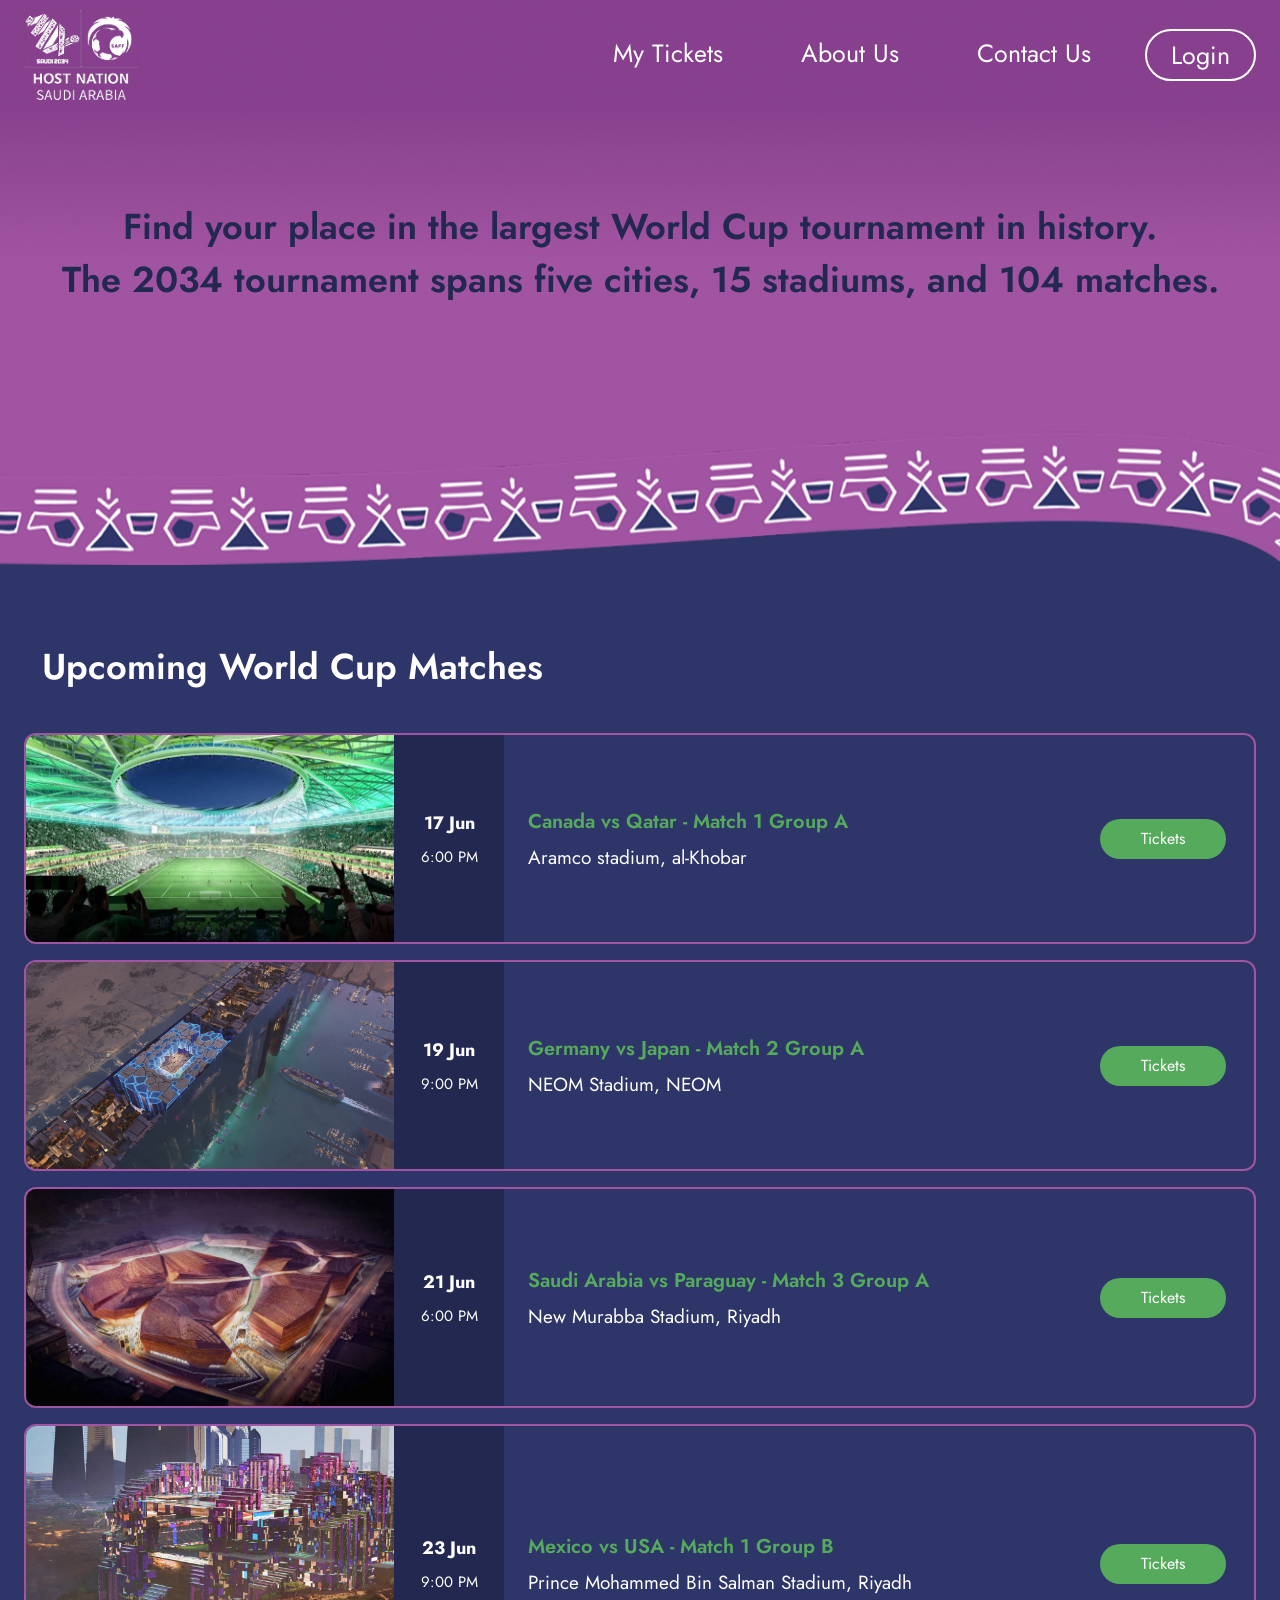
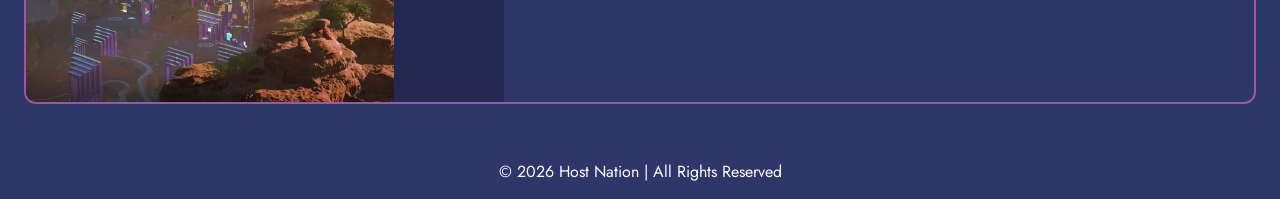
<file: html/index.html>
<!DOCTYPE html>
<html lang="en">
    <head>
        <meta charset="UTF-8">
        <meta name="viewport" content="width=device-width, initial-scale=1.0">
        <title>Home Page</title>
        <link rel="icon" type="image/x-icon" href="/media/icon1.png">
        <link rel="preconnect" href="https://fonts.googleapis.com">
        <link rel="preconnect" href="https://fonts.gstatic.com" crossorigin="">
        <link href="https://fonts.googleapis.com/css2?family=Jost:ital,wght@0,100..900;1,100..900&display=swap" rel="stylesheet">
        <link rel="stylesheet" href="/css/homePageStyle.css">
    </head>
    <body>

        <div id="headerSection">
            <header>
                <a href="index.html">
                    <img src="/media/MainLogo.png" alt="Saudi World Cup logo" id="mainLogo">
                </a>
                <button id="burgerButton">
                    <span></span>
                    <span></span>
                    <span></span>
                </button>
                <nav aria-label="Main navigation">
                    <ul id="navMenu">
                        <li><a href="MyTickets.html">My Tickets</a></li>
                        <li><a href="about-us.html">About Us</a></li>
                        <li><a href="contact.html">Contact Us</a></li>
                        <li><a href="login.html" id="loginBorder">Login</a></li>
                    </ul>
                </nav>
            </header>

            <section class="homePageParagraph">
                <h1>
                    Find your place in the largest World Cup tournament in history.
                    <br>The 2034 tournament spans five cities, 15 stadiums, and 104 matches.
                </h1>
            </section>
        </div>

        <main>
            <section id="ticketsSection">
                <h2>Upcoming World Cup Matches</h2>
                <div class="ticketCard">
                    <img src="/media/aramcost.png" class="ticketImg"  alt="Aramco Stadium">
                    <div class="ticketInfo">
                    <div class="ticketSide">
                        <time datetime="2034-06-17" class="day">17 Jun</time>
                        
                        <time datetime="18:00" class="time">6:00 PM</time>
                    </div>
                    <div class="ticketRightSide">
                        <h3>Canada vs Qatar - Match 1 Group A</h3>
                      <p>Aramco stadium, al-Khobar</p>
                    
                    </div>
                    <a href="booking.html" class="TicBtn">Tickets</a>
                    </div>
                    
                    
                </div>
                <div class="ticketCard">
                    <img src="/media/Neomst.png" class="ticketImg"  alt="NEOM Stadium">
                    <div class="ticketInfo">
                    <div class="ticketSide">
                        <time datetime="2034-06-19" class="day">19 Jun</time>
                        
                        <time datetime="18:00" class="time">9:00 PM</time>
                    </div>
                    <div class="ticketRightSide">
                        <h3>Germany vs Japan - Match 2 Group A</h3>
                      <p>NEOM Stadium, NEOM</p>
                    
                    </div>
                    <a href="#" class="TicBtn">Tickets</a>
                    </div>
                </div>
                <div class="ticketCard">
                    <img src="/media/NewMurabbaStadium.jpg" class="ticketImg"  alt="New Murabba Stadium Stadium">
                    <div class="ticketInfo">
                    <div class="ticketSide">
                        <time datetime="2034-06-21" class="day">21 Jun</time>
                        
                        <time datetime="18:00" class="time">6:00 PM</time>
                    </div>
                    <div class="ticketRightSide">
                        <h3>Saudi Arabia vs Paraguay - Match 3 Group A</h3>
                      <p>New Murabba Stadium, Riyadh </p>
                    
                    </div>
                    <a href="#" class="TicBtn">Tickets</a>
                    </div>
                </div>
                <div class="ticketCard">
                    <img src="/media/PrinceMohammedStadium.png" class="ticketImg"  alt="Prince Mohammed Bin Salman Stadium Stadium">
                    <div class="ticketInfo">
                    <div class="ticketSide">
                        <time datetime="2034-06-23" class="day">23 Jun</time>
                       
                        <time datetime="18:00" class="time">9:00 PM</time>
                    </div>
                    <div class="ticketRightSide">
                        <h3>Mexico vs USA - Match 1 Group B</h3>
                      <p>Prince Mohammed Bin Salman Stadium, Riyadh </p>
                    
                    </div>
                    <a href="#" class="TicBtn">Tickets</a>
                    </div>
                </div>
            </section>
        </main>
        <footer>
            <p>&copy; 2026 Host Nation | All Rights Reserved</p>
        </footer>

        <script src="/Js/script.js"></script>
    </body>
</html>
</file>
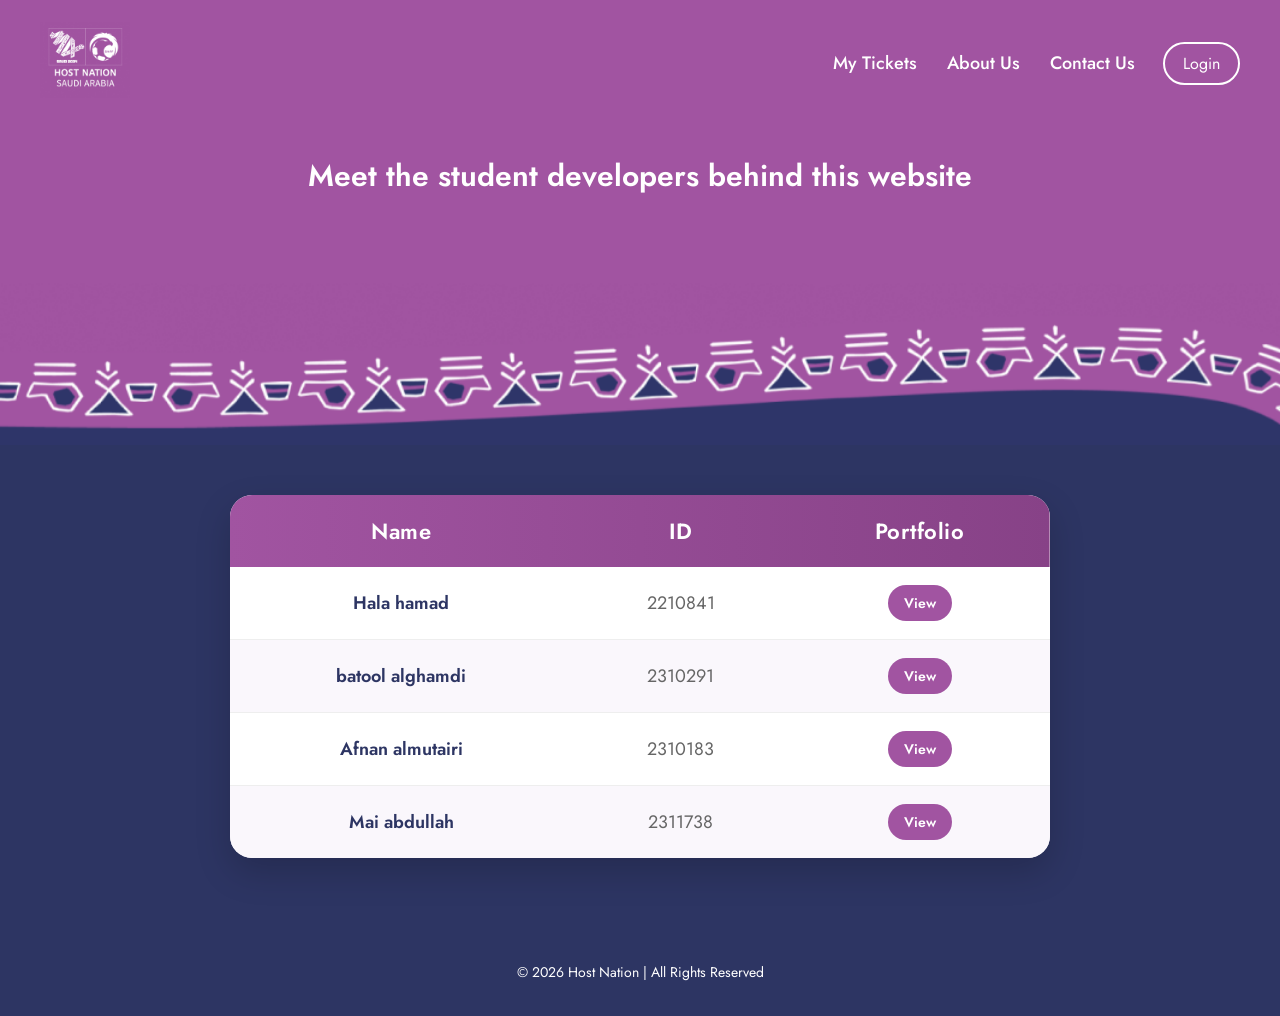
<file: html/about-us.html>
<!DOCTYPE html>
<html lang="en">
<head>
    <meta charset="UTF-8">
    <meta name="viewport" content="width=device-width, initial-scale=1.0">
    <title>About Us</title>
    <link rel="icon" type="image/x-icon" href="/media/icon1.png">
    
    <link rel="stylesheet" href="/css/aboutus-style.css">

    
    <link href="https://fonts.googleapis.com/css2?family=Jost:wght@400;500;600;700&display=swap" rel="stylesheet">
</head>
<body>

    <div class="about-container">

        
        <header class="top-section">
            <nav class="navbar">
                <div class="logo">
                    <a href="index.html"><img src="/media/logoCA.png" alt="Host Nation Logo" class="logo-img"></a>
                    
                </div>

                <div class="nav-right">
                    <ul class="nav-links">
                        <li><a href="MyTickets.html">My Tickets</a></li>
                        <li><a href="about-us.html">About Us</a></li>
                        <li><a href="contact.html">Contact Us</a></li>
                    </ul>

                    <a href="login.html" class="login-btn">Login</a>
                </div>
            </nav>

            <h1>Meet the student developers behind this website</h1>
        </header>

        
        <div class="divider">
            <img src="/media/patternCA.png" alt="divider pattern">
        </div>

        
        <main class="bottom-section">
            <table class="team-table">
                <thead>
                    <tr>
                        <th>Name</th>
                        <th>ID</th>
                        <th>Portfolio</th>
                    </tr>
                </thead>

                <tbody>
                    <tr>
                        <td>Hala hamad</td>
                        <td>2210841</td>
                        <td><a href="https://github.com/HalaSW5">View</a></td>
                    </tr>

                    <tr>
                        <td>batool alghamdi</td>
                        <td>2310291</td>
                        <td><a href="https://github.com/batool-creator">View</a></td>
                    </tr>

                    <tr>
                        <td>Afnan almutairi</td>
                        <td>2310183</td>
                        <td><a href="https://github.com/maybeAfnan">View</a></td>
                    </tr>

                    <tr>
                        <td>Mai abdullah</td>
                        <td>2311738</td>
                        <td><a href="https://www.linkedin.com/in/mai-abdullah-4658b2381?utm_source=share_via&utm_content=profile&utm_medium=member_ios">View</a></td>
                    </tr>
                </tbody>
            </table>
        </main>

        
        <footer>
            <p>© 2026 Host Nation | All Rights Reserved</p>
        </footer>

    </div>

</body>
</html>
</file>
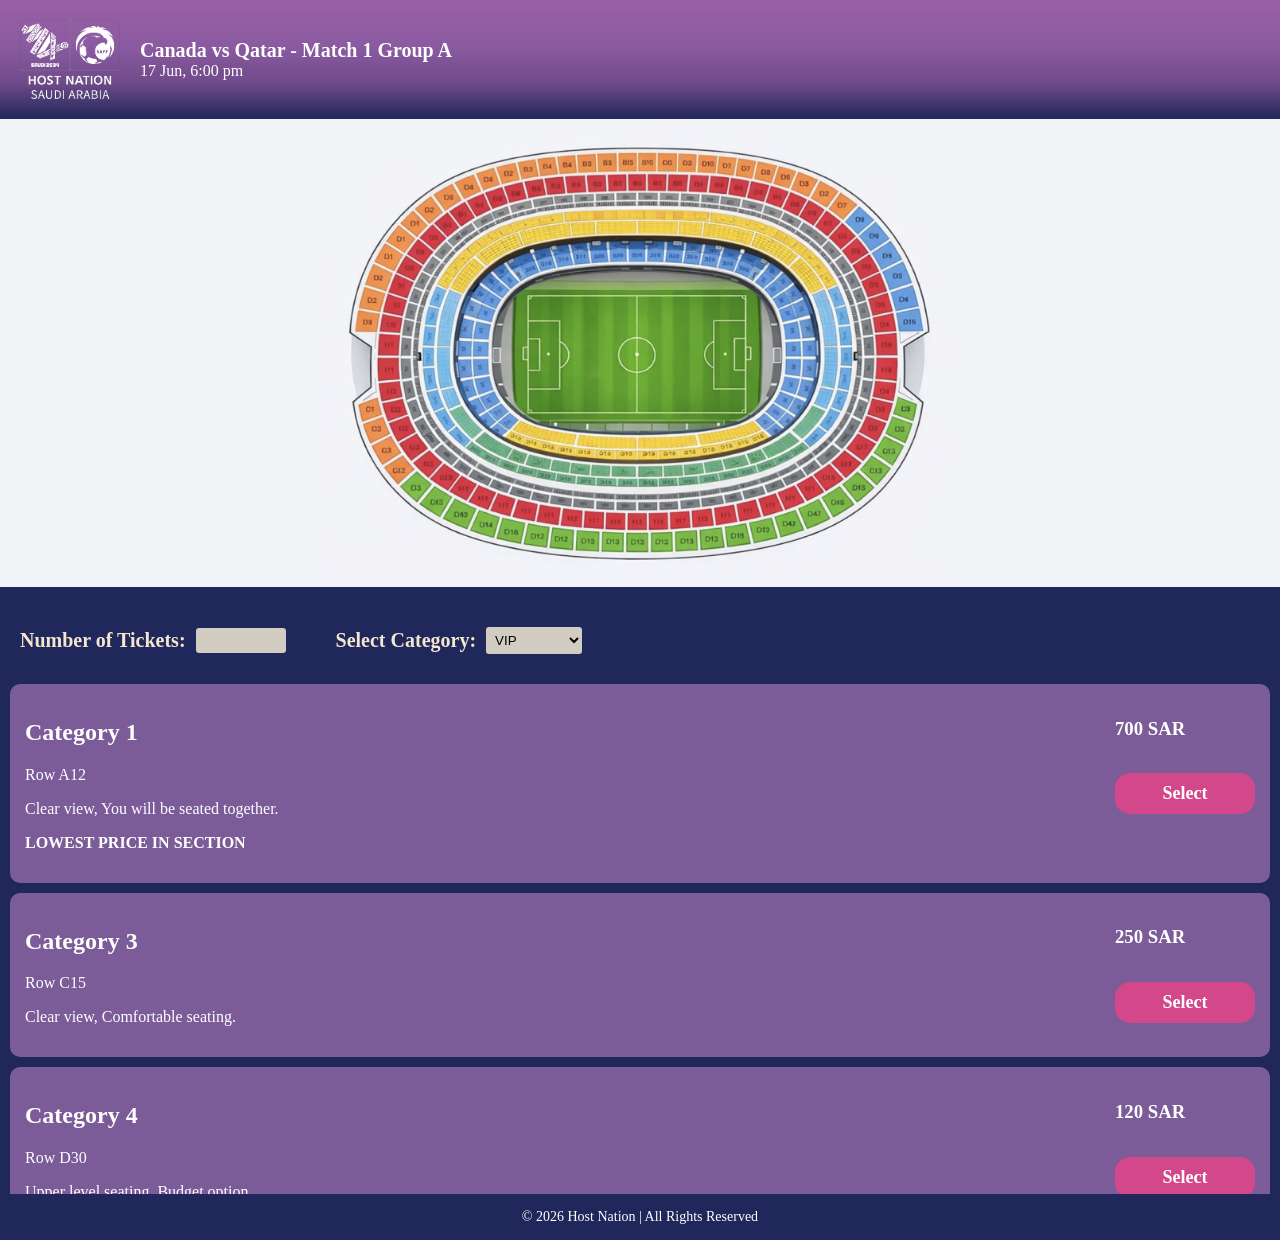
<file: html/booking.html>
<!DOCTYPE html>
<html lang="en">
<head>
    <meta charset="UTF-8">
    <meta name="viewport" content="width=device-width, initial-scale=1.0">
    <title>Booking Page</title>
    <link rel="stylesheet" href="/css/booking.css">
</head>
<body>

    <div class="booking-page">

        <header class="top-header">
    <div class="header-content">
        <img src="/media/logo-placeholder.png" class="logo" alt="logo">

        <div class="match-info">
            <h1>Canada vs Qatar - Match 1 Group A</h1>
            <p>17 Jun, 6:00 pm</p>
        </div>
    </div>
</header>

<div class="stadium-section">
    <img src="/media/stadium-map.png" class="stadium-map" alt="stadium map">
</div>

<div class="ticket-counter">
   



<form>

    <div class="row">
        <label>Number of Tickets:</label>
        <input type="number" min="1" max="10" class="small-input">

        <label class="second-label">Select Category:</label>
        <select>
            <option>VIP</option>
            <option>Category 1</option>
            <option>Category 2</option>
            <option>Category 3</option>
        </select>
    </div>

</form>

</div>






        <section class="tickets-section">

            <div class="tickets-scroll">

                <div class="ticket-card">
                    <div class="ticket-info">
                        <h2>Category 1</h2>
                        <p>Row A12</p>
                        <p>Clear view, You will be seated together.</p>
                        <p class="highlight">LOWEST PRICE IN SECTION</p>
                    </div>
                    <div class="ticket-action">
                        <h3>700 SAR</h3>
                        <a href="mytickets.html" class="select-btn">Select</a>
                    </div>
                </div>

                <div class="ticket-card">
                    <div class="ticket-info">
                        <h2>Category 3</h2>
                        <p>Row C15</p>
                        <p>Clear view, Comfortable seating.</p>
                    </div>
                    <div class="ticket-action">
                        <h3>250 SAR</h3>
                        <a href="mytickets.html" class="select-btn">Select</a>
                    </div>
                </div>

                <div class="ticket-card">
                    <div class="ticket-info">
                        <h2>Category 4</h2>
                        <p>Row D30</p>
                        <p>Upper level seating, Budget option.</p>
                    </div>
                    <div class="ticket-action">
                        <h3>120 SAR</h3>
                        <a href="mytickets.html" class="select-btn">Select</a>
                    </div>
                </div>

                <div class="ticket-card">
                    <div class="ticket-info">
                        <h2>VIP</h2>
                        <p>Front Row</p>
                        <p>Premium experience, Best view in the stadium.</p>
                    </div>
                    <div class="ticket-action">
                        <h3>1200 SAR</h3>
                        <a href="mytickets.html" class="select-btn">Select</a>
                    </div>
                </div>

                <div class="ticket-card">
                    <div class="ticket-info">
                        <h2>Category 2</h2>
                        <p>Row B24 | 2 Tickets</p>
                        <p>Great view, Seats are next to each other.</p>
                    </div>
                    <div class="ticket-action">
                        <h3>450 SAR</h3>
                        <a href="mytickets.html" class="select-btn">Select</a>
                    </div>
                </div>

                <div class="ticket-card">
                    <div class="ticket-info">
                        <h2>Category 1</h2>
                        <p>Row A8</p>
                        <p>Excellent view, Seats together.</p>
                        <p class="highlight">HIGH DEMAND</p>
                    </div>
                    <div class="ticket-action">
                        <h3>750 SAR</h3>
                        <a href="mytickets.html" class="select-btn">Select</a>
                    </div>
                </div>

                <div class="ticket-card">
                    <div class="ticket-info">
                        <h2>Category 2</h2>
                        <p>Row B14</p>
                        <p>Great view, Comfortable seating.</p>
                    </div>
                    <div class="ticket-action">
                        <h3>420 SAR</h3>
                        <a href="mytickets.html" class="select-btn">Select</a>
                    </div>
                </div>

                <div class="ticket-card">
                    <div class="ticket-info">
                        <h2>Category 3</h2>
                        <p>Row C10</p>
                        <p>Clear view, Good atmosphere.</p>
                    </div>
                    <div class="ticket-action">
                        <h3>230 SAR</h3>
                        <a href="mytickets.html" class="select-btn">Select</a>
                    </div>
                </div>

                <div class="ticket-card">
                    <div class="ticket-info">
                        <h2>Category 4</h2>
                        <p>Row D25</p>
                        <p>Upper level, Side seating.</p>
                    </div>
                    <div class="ticket-action">
                        <h3>110 SAR</h3>
                        <a href="mytickets.html" class="select-btn">Select</a>
                    </div>
                </div>

                <div class="ticket-card">
                    <div class="ticket-info">
                        <h2>VIP</h2>
                        <p>Front Row Left</p>
                        <p>Exclusive seats, Premium experience.</p>
                    </div>
                    <div class="ticket-action">
                        <h3>1350 SAR</h3>
                        <a href="mytickets.html" class="select-btn">Select</a>
                    </div>
                </div>

                <div class="ticket-card">
                    <div class="ticket-info">
                        <h2>Category 1</h2>
                        <p>Row A18</p>
                        <p>Clear central view, Seats together.</p>
                    </div>
                    <div class="ticket-action">
                        <h3>680 SAR</h3>
                        <a href="mytickets.html" class="select-btn">Select</a>
                    </div>
                </div>

                <div class="ticket-card">
                    <div class="ticket-info">
                        <h2>Category 2</h2>
                        <p>Row B30</p>
                        <p>Good view, Limited seats available.</p>
                    </div>
                    <div class="ticket-action">
                        <h3>400 SAR</h3>
                        <a href="mytickets.html" class="select-btn">Select</a>
                    </div>
                </div>

                <div class="ticket-card">
                    <div class="ticket-info">
                        <h2>Category 3</h2>
                        <p>Row C22</p>
                        <p>Standard view, Budget friendly.</p>
                    </div>
                    <div class="ticket-action">
                        <h3>210 SAR</h3>
                        <a href="MyTickets.html" class="select-btn">Select</a>
                    </div>
                </div>

            </div>
        </section>

    </div>
<footer class="footer">
    ©️ 2026 Host Nation | All Rights Reserved
</footer>

</body>
</html>
</file>
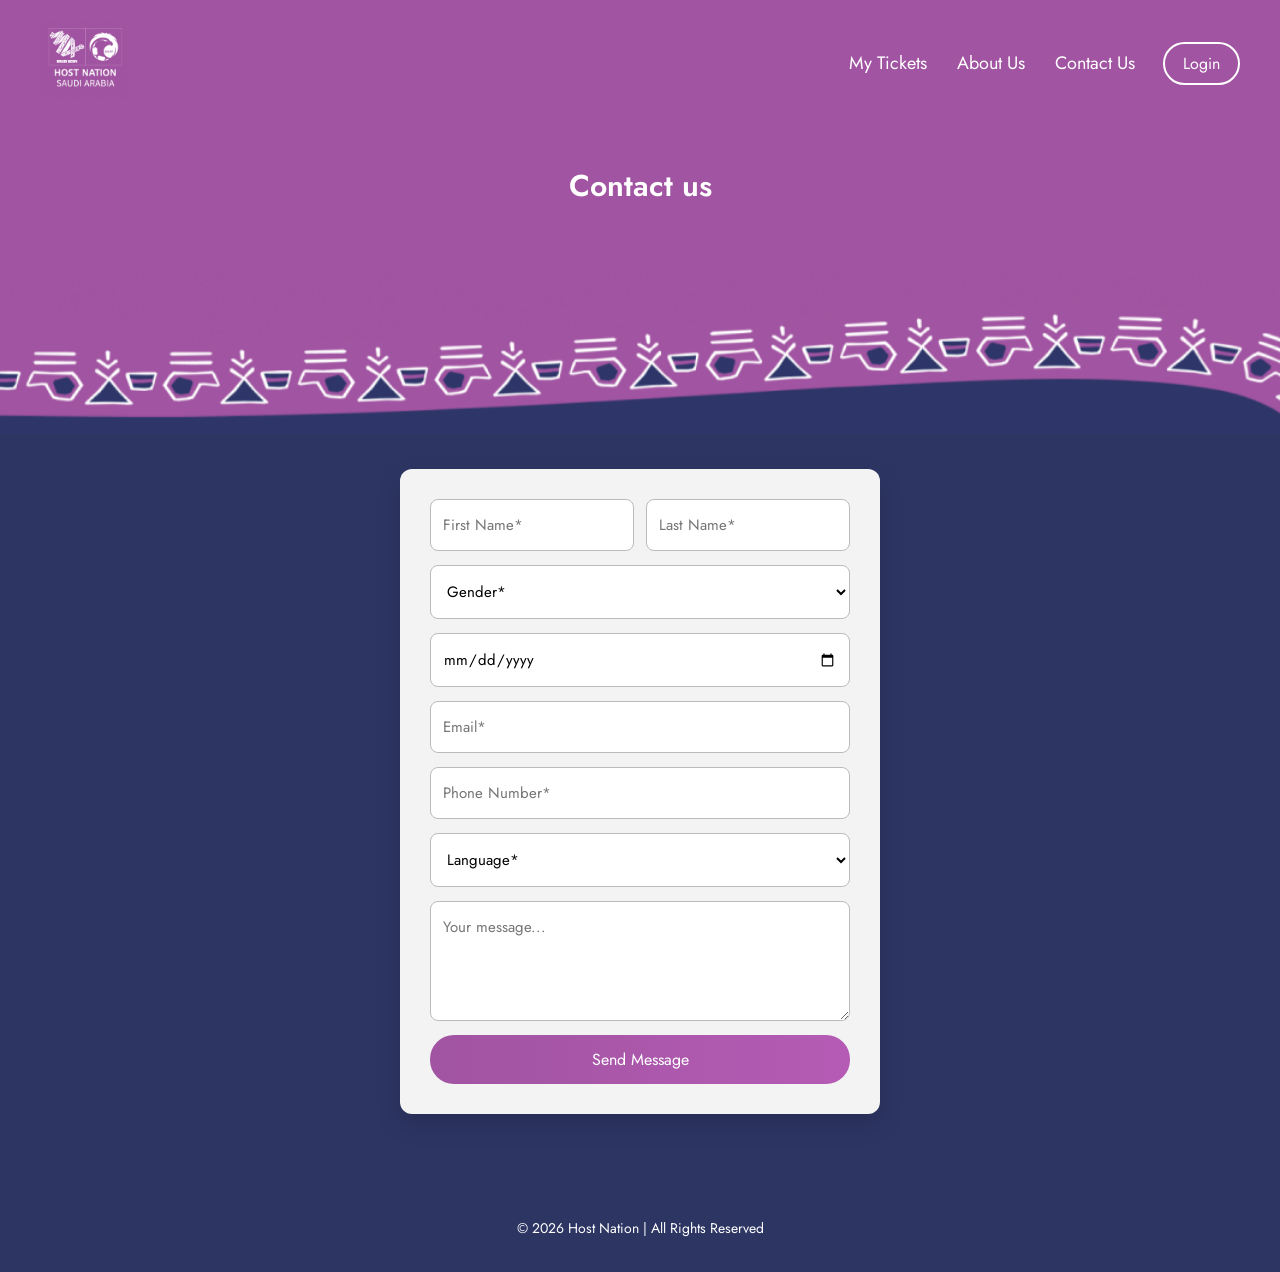
<file: html/contact.html>
<!DOCTYPE html>
<html lang="en">
<head>
    <meta charset="UTF-8">
    <meta name="viewport" content="width=device-width, initial-scale=1.0">
    <title>Contact Us</title>
    <link rel="icon" type="image/x-icon" href="/media/icon1.png">
    <link rel="stylesheet" href="/css/contact-style.css">
    <link href="https://fonts.googleapis.com/css2?family=Jost:wght@400;500;600;700&display=swap" rel="stylesheet">
</head>
<body>

    <div class="contact-container">

        
        <header class="top-section">
            <nav class="navbar">
                <div class="logo">
                   <a href="index.html"><img src="/media/logoCA.png" alt="Host Nation Logo" class="logo-img"></a> 
                </div>

                <div class="nav-right">
                    <ul class="nav-links">
                        <li><a href="MyTickets.html">My Tickets</a></li>
                        <li><a href="about-us.html">About Us</a></li>
                        <li><a href="contact.html">Contact Us</a></li>
                    </ul>

                    <a href="login.html" class="login-btn">Login</a>
                </div>
            </nav>

            <h1>Contact us</h1>
        </header>

        
        <div class="divider">
            <img src="/media/patternCA.png" alt="divider pattern">
        </div>

       
        <main class="bottom-section">
            <div class="form-box">
                <form action="#" method="post">

                    
                    <div class="row">
                        <input 
                            type="text" 
                            name="firstName" 
                            placeholder="First Name*" 
                            required 
                            maxlength="30"
                            pattern="[A-Za-z\s]{2,30}"
                            title="First name should contain only letters and spaces."
                        >

                        <input 
                            type="text" 
                            name="lastName" 
                            placeholder="Last Name*" 
                            required 
                            maxlength="30"
                            pattern="[A-Za-z\s]{2,30}"
                            title="Last name should contain only letters and spaces."
                        >
                    </div>

                    
                    <select name="gender" required>
                        <option value="" disabled selected>Gender*</option>
                        <option value="Male">Male</option>
                        <option value="Female">Female</option>
                    </select>

                    
                    <input 
                        type="date" 
                        name="dob" 
                        required
                    >

                    
                    <input 
                        type="email" 
                        name="email" 
                        placeholder="Email*" 
                        required
                    >

                    
                    <input 
                        type="tel" 
                        name="mobile" 
                        placeholder="Phone Number*" 
                        required
                        maxlength="10"
                        pattern="[0-9]{10}"
                        title="Phone number must be exactly 10 digits."
                    >

                    
                    <select name="language" required>
                        <option value="" disabled selected>Language*</option>
                        <option value="Arabic">Arabic</option>
                        <option value="English">English</option>
                        <option value="French">French</option>
                    </select>

                    
                    <textarea 
                        name="message" 
                        placeholder="Your message..." 
                        required
                        maxlength="300"
                    ></textarea>

                    
                    <button type="submit">Send Message</button>

                </form>
            </div>
        </main>

        
        <footer>
            <p>© 2026 Host Nation | All Rights Reserved</p>
        </footer>

    </div>

</body>
</html>
</file>
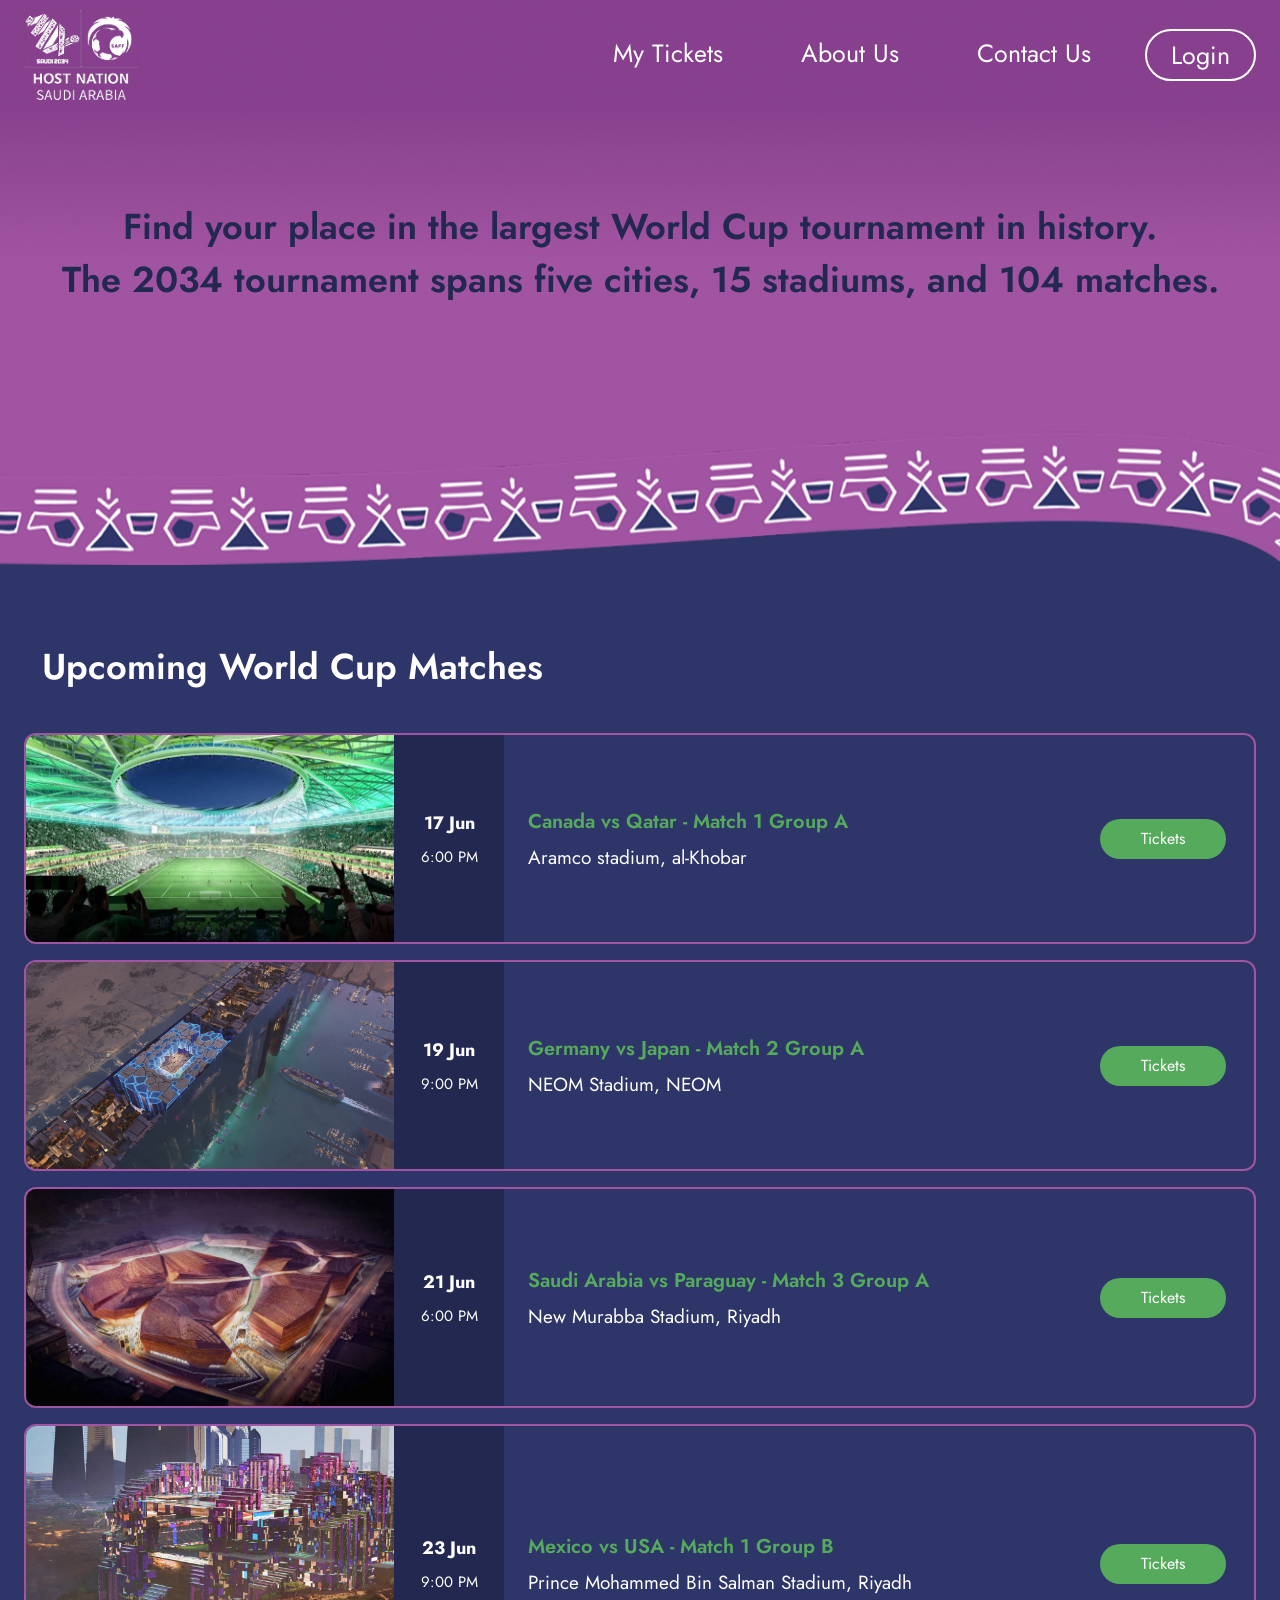
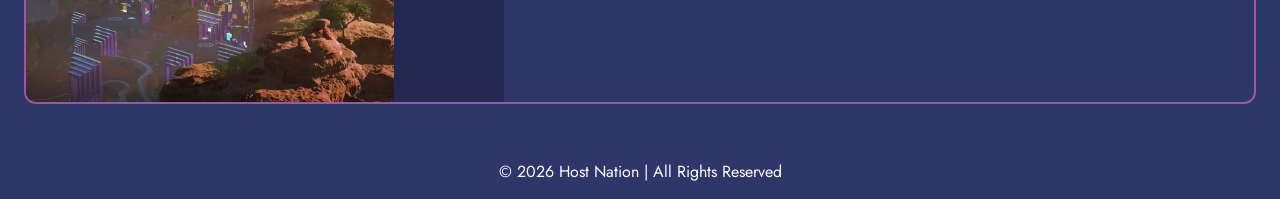
<file: html/HomePage.html>
<!DOCTYPE html>
<html lang="en">
    <head>
        <meta charset="UTF-8">
        <meta name="viewport" content="width=device-width, initial-scale=1.0">
        <title>Home Page</title>
        <link rel="icon" type="image/x-icon" href="/media/icon1.png">
        <link rel="preconnect" href="https://fonts.googleapis.com">
        <link rel="preconnect" href="https://fonts.gstatic.com" crossorigin="">
        <link href="https://fonts.googleapis.com/css2?family=Jost:ital,wght@0,100..900;1,100..900&display=swap" rel="stylesheet">
        <link rel="stylesheet" href="/css/homePageStyle.css">
    </head>
    <body>

        <div id="headerSection">
            <header>
                <a href="HomePage.html">
                    <img src="/media/MainLogo.png" alt="Saudi World Cup logo" id="mainLogo">
                </a>
                <button id="burgerButton">
                    <span></span>
                    <span></span>
                    <span></span>
                </button>
                <nav aria-label="Main navigation">
                    <ul id="navMenu">
                        <li><a href="MyTickets.html">My Tickets</a></li>
                        <li><a href="about-us.html">About Us</a></li>
                        <li><a href="contact.html">Contact Us</a></li>
                        <li><a href="login.html" id="loginBorder">Login</a></li>
                    </ul>
                </nav>
            </header>

            <section class="homePageParagraph">
                <h1>
                    Find your place in the largest World Cup tournament in history.
                    <br>The 2034 tournament spans five cities, 15 stadiums, and 104 matches.
                </h1>
            </section>
        </div>

        <main>
            <section id="ticketsSection">
                <h2>Upcoming World Cup Matches</h2>
                <div class="ticketCard">
                    <img src="/media/aramcost.png" class="ticketImg"  alt="Aramco Stadium">
                    <div class="ticketInfo">
                    <div class="ticketSide">
                        <time datetime="2034-06-17" class="day">17 Jun</time>
                        
                        <time datetime="18:00" class="time">6:00 PM</time>
                    </div>
                    <div class="ticketRightSide">
                        <h3>Canada vs Qatar - Match 1 Group A</h3>
                      <p>Aramco stadium, al-Khobar</p>
                    
                    </div>
                    <a href="booking.html" class="TicBtn">Tickets</a>
                    </div>
                    
                    
                </div>
                <div class="ticketCard">
                    <img src="/media/Neomst.png" class="ticketImg"  alt="NEOM Stadium">
                    <div class="ticketInfo">
                    <div class="ticketSide">
                        <time datetime="2034-06-19" class="day">19 Jun</time>
                        
                        <time datetime="18:00" class="time">9:00 PM</time>
                    </div>
                    <div class="ticketRightSide">
                        <h3>Germany vs Japan - Match 2 Group A</h3>
                      <p>NEOM Stadium, NEOM</p>
                    
                    </div>
                    <a href="#" class="TicBtn">Tickets</a>
                    </div>
                </div>
                <div class="ticketCard">
                    <img src="/media/NewMurabbaStadium.jpg" class="ticketImg"  alt="New Murabba Stadium Stadium">
                    <div class="ticketInfo">
                    <div class="ticketSide">
                        <time datetime="2034-06-21" class="day">21 Jun</time>
                        
                        <time datetime="18:00" class="time">6:00 PM</time>
                    </div>
                    <div class="ticketRightSide">
                        <h3>Saudi Arabia vs Paraguay - Match 3 Group A</h3>
                      <p>New Murabba Stadium, Riyadh </p>
                    
                    </div>
                    <a href="#" class="TicBtn">Tickets</a>
                    </div>
                </div>
                <div class="ticketCard">
                    <img src="/media/PrinceMohammedStadium.png" class="ticketImg"  alt="Prince Mohammed Bin Salman Stadium Stadium">
                    <div class="ticketInfo">
                    <div class="ticketSide">
                        <time datetime="2034-06-23" class="day">23 Jun</time>
                       
                        <time datetime="18:00" class="time">9:00 PM</time>
                    </div>
                    <div class="ticketRightSide">
                        <h3>Mexico vs USA - Match 1 Group B</h3>
                      <p>Prince Mohammed Bin Salman Stadium, Riyadh </p>
                    
                    </div>
                    <a href="#" class="TicBtn">Tickets</a>
                    </div>
                </div>
            </section>
        </main>
        <footer>
            <p>&copy; 2026 Host Nation | All Rights Reserved</p>
        </footer>

        <script src="/Js/script.js"></script>
    </body>
</html>
</file>
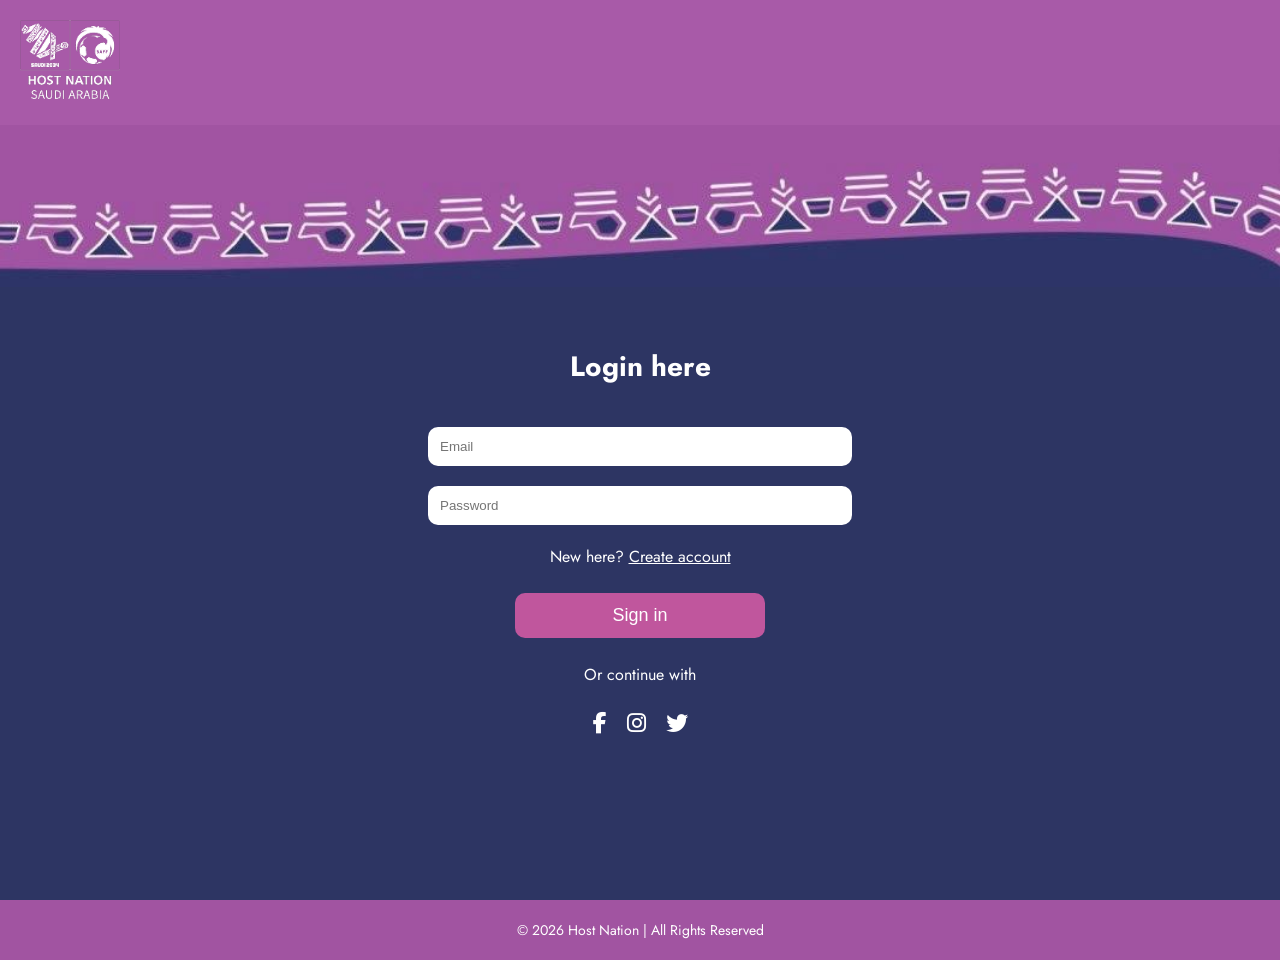
<file: html/login.html>
<!DOCTYPE html>
<html lang="en">
<head>
    <meta charset="UTF-8">
    <meta name="viewport" content="width=device-width, initial-scale=1.0">
    <title>Login</title>
    <link rel="icon" type="image/x-icon" href="/media/icon1.png">
    <link rel="stylesheet" href="/css/style.css">
    <link href="https://fonts.googleapis.com/css2?family=Jost:wght@400;500;600;700&display=swap" rel="stylesheet">
    <link rel="stylesheet" href="https://cdnjs.cloudflare.com/ajax/libs/font-awesome/6.5.0/css/all.min.css">
</head>
<body>

<div class="page-container">

    <header class="top-section">
        <img src="/media/logo.png" class="logo-img" alt="logo image">
    </header>

    <div class="divider">
        <img src="/media/patternPink.png" alt="background pattern">
    </div>

    <div class="form-section">
        <h1>Login here</h1>

        <form>
            <input type="email" placeholder="Email" required>
            <input type="password" placeholder="Password" minlength="6" required>

            <p class="forgot">
                New here? <a href="register.html">Create account</a>
            </p>

            <button class="btn" type="submit">Sign in</button>
        </form>

        <p class="or">Or continue with</p>

        <div class="socials">
            <i class="fab fa-facebook-f"></i>
            <i class="fab fa-instagram"></i>
            <i class="fab fa-twitter"></i>
        </div>
    </div>

</div>

<footer class="footer">
    © 2026 Host Nation | All Rights Reserved
</footer>

</body>
</html>
</file>
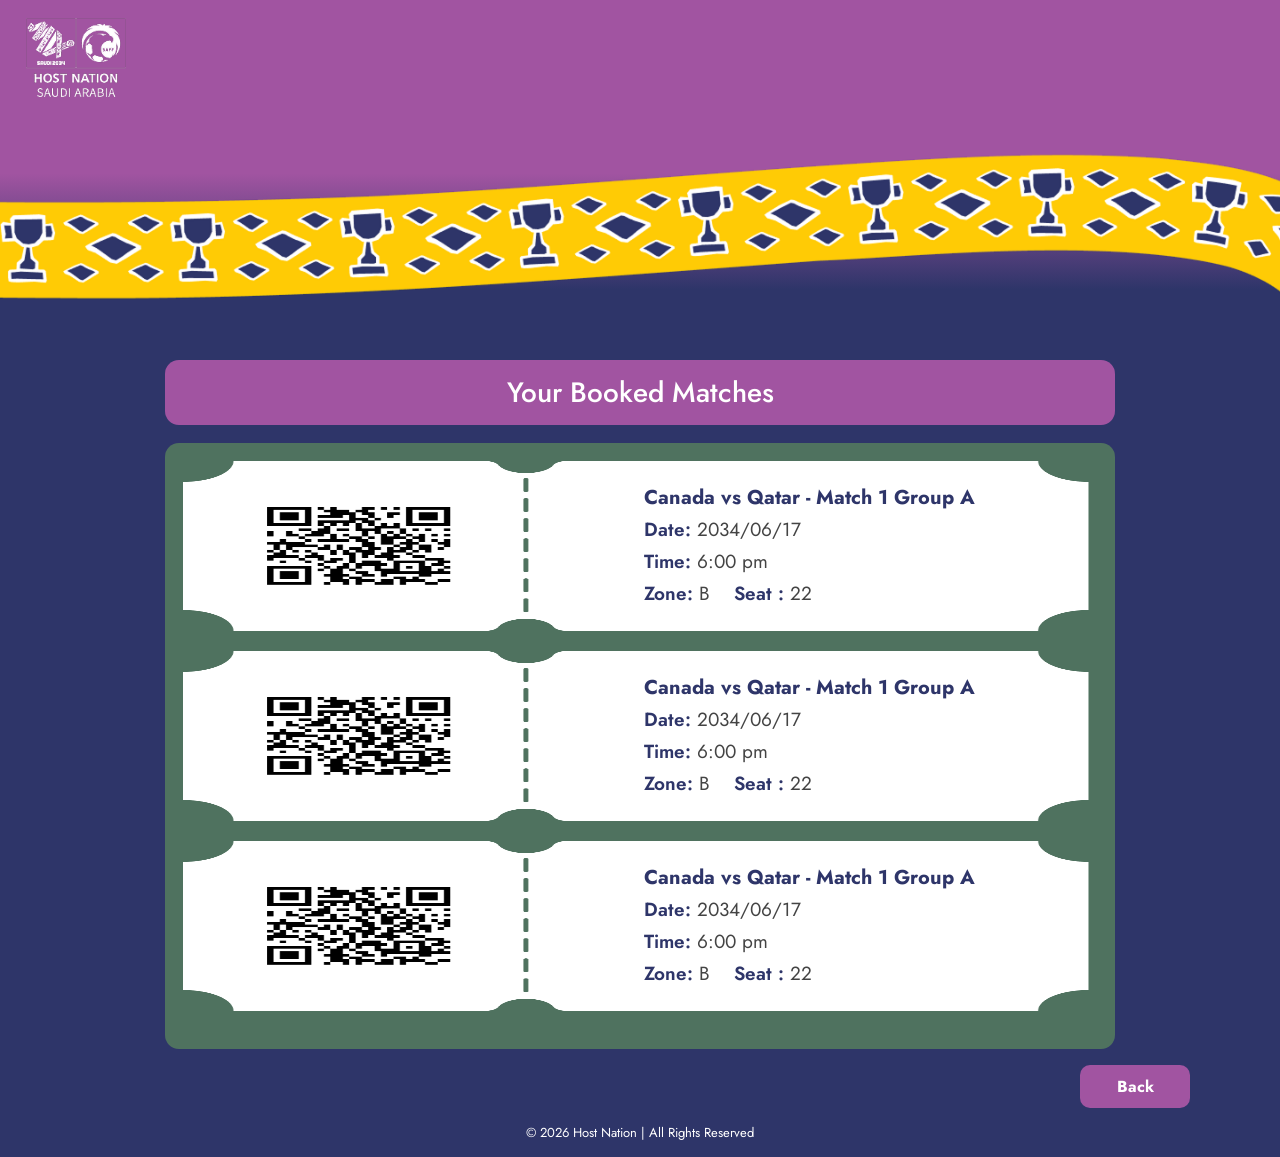
<file: html/MyTickets.html>
<!DOCTYPE html>
<html lang="en">
<head>
    <meta charset="UTF-8">
    <meta name="viewport" content="width=device-width, initial-scale=1.0">
    <title>My Tickets</title>
    <link rel="icon" type="image/x-icon" href="/media/icon1.png">
    <link rel="stylesheet" href="/css/MyTickets.css">
    <link rel="preconnect" href="https://fonts.googleapis.com">
    <link rel="preconnect" href="https://fonts.gstatic.com" crossorigin="">
    <link href="https://fonts.googleapis.com/css2?family=Jost:ital,wght@0,100..900;1,100..900&display=swap" rel="stylesheet">
</head>
<body>

    <header class="topHeader">
        <div class="topBanner">
            <img src="/media/logo.png" alt="Logo" class="logo">
        </div>
        <img src="/media/pattern.png" alt="Pattern" class="pattern">
    </header>

    <main class="mainContent">

        <div class="titleBox">
            <h1>Your Booked Matches</h1>
        </div>

        <div class="ticketsWrapper">
            <div class="ticketsScroll">

                <div class="ticket">
                    <div class="ticketInfo">
                        <h2>Canada vs Qatar - Match 1 Group A</h2>
                        <p><span>Date: </span><time datetime="2034-06-17">2034/06/17</time></p>
                        <p><span>Time: </span><time datetime="18:00">6:00 pm</time></p>
                        <p><span>Zone:</span> B &nbsp;&nbsp; <span>Seat :</span> 22</p>
                    </div>
                </div>

                <div class="ticket">
                    <div class="ticketInfo">
                        <h2>Canada vs Qatar - Match 1 Group A</h2>
                        <p><span>Date: </span><time datetime="2034-06-17">2034/06/17</time></p>
                        <p><span>Time: </span><time datetime="18:00">6:00 pm</time></p>
                        <p><span>Zone:</span> B &nbsp;&nbsp; <span>Seat :</span> 22</p>
                    </div>
                </div>

                <div class="ticket">
                    <div class="ticketInfo">
                        <h2>Canada vs Qatar - Match 1 Group A</h2>
                        <p><span>Date: </span><time datetime="2034-06-17">2034/06/17</time></p>
                        <p><span>Time: </span><time datetime="18:00">6:00 pm</time></p>
                        <p><span>Zone:</span> B &nbsp;&nbsp; <span>Seat :</span> 22</p>
                    </div>
                </div>

            </div>
        </div>

        <a href="index.html" class="backBtn">Back</a>

    </main>

    <footer class="footer">
        <p>&copy; 2026 Host Nation | All Rights Reserved</p>
    </footer>

</body>
</html>
</file>
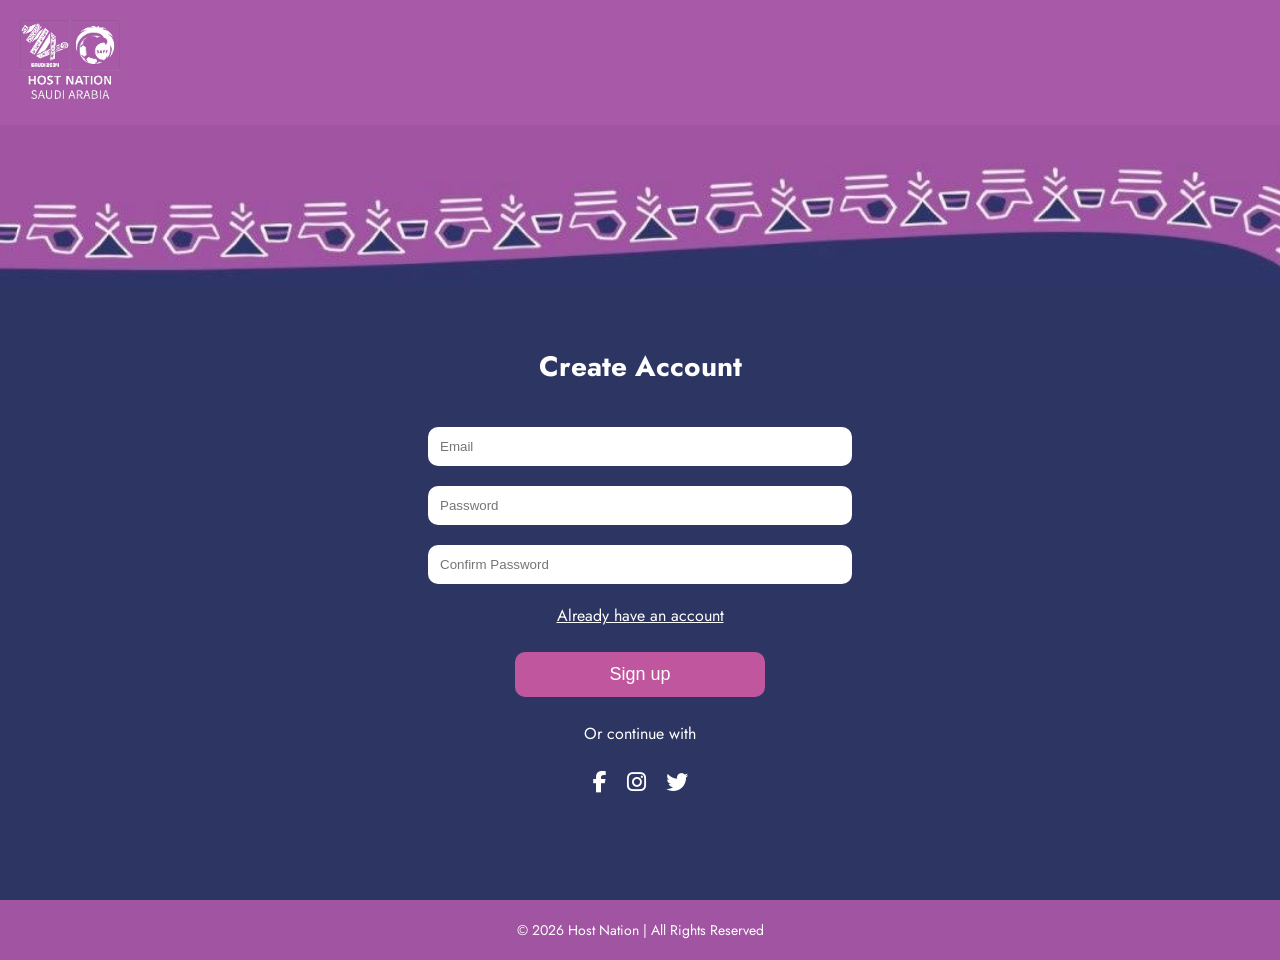
<file: html/register.html>
<!DOCTYPE html>
<html lang="en">
<head>
    <meta charset="UTF-8">
    <meta name="viewport" content="width=device-width, initial-scale=1.0">
    <title>Register</title>
    <link rel="icon" type="image/x-icon" href="/media/icon1.png">
    <link rel="stylesheet" href="/css/style.css">
    <link href="https://fonts.googleapis.com/css2?family=Jost:wght@400;500;600;700&display=swap" rel="stylesheet">
    <link rel="stylesheet" href="https://cdnjs.cloudflare.com/ajax/libs/font-awesome/6.5.0/css/all.min.css">
</head>
<body>

<div class="page-container">

    <header class="top-section">
        <img src="/media/logo.png" class="logo-img" alt="logo image">
    </header>

    <div class="divider">
        <img src="/media/patternPink.png" alt="background pattern">
    </div>

    <div class="form-section">
        <h1>Create Account</h1>

        <form>
            <input type="email" placeholder="Email" required>
            <input type="password" placeholder="Password" minlength="6" required>
            <input type="password" placeholder="Confirm Password" minlength="6" required>

            <p class="forgot">
                <a href="login.html">Already have an account</a>
            </p>

            <button class="btn" type="submit">Sign up</button>
        </form>

        <p class="or">Or continue with</p>

        <div class="socials">
            <i class="fab fa-facebook-f"></i>
            <i class="fab fa-instagram"></i>
            <i class="fab fa-twitter"></i>
        </div>
    </div>

</div>

<footer class="footer">
    © 2026 Host Nation | All Rights Reserved
</footer>

</body>
</html>
</file>
<file: css/homePageStyle.css>
body {
  font-family: "Jost", sans-serif;
  background-color: #2E3569;
  margin: 0;
  padding: 0;
}

#headerSection {
  background-image: url("/media/backgroundHomepage.png");
  background-repeat: no-repeat;
  background-size: 100% 100%;
  background-position: top center;
}

@media (width >= 576px) {
  #headerSection {
    min-height: 300px;
  }
}
@media (width >= 768px) {
  #headerSection {
    min-height: 400px;
  }
}

@media (width >= 992px) {
  #headerSection {
    min-height: 500px;
  }
}

@media (width >= 1200px) {
  #headerSection {
    min-height: 600px;
  }
}

header {
  display: flex;
  align-items: center;
  padding: 10px 16px;
  gap: 10px;
  position: relative;
}

@media (width >= 576px) {
  header {
    padding: 10px 24px;
  }
}

@media (width >= 768px) {
  header nav {
    margin-left: auto;
  }
}

#mainLogo {
  width: auto;
  height: 40px;
  transition: height 0.3s ease;
  display: block;
}

@media (width >= 576px) {
  #mainLogo { height: 50px; }
}

@media (width >= 768px) {
  #mainLogo { height: 70px; }
}

@media (width >= 992px) {
  #mainLogo { height: 90px; }
}

#burgerButton {
  display: flex;
  flex-direction: column;
  justify-content: space-between;
  width: 30px;
  height: 22px;
  background: none;
  border: none;
  cursor: pointer;
  margin-left: auto;
  padding: 0;
  z-index: 10;
}

#burgerButton span {
  display: block;
  width: 100%;
  height: 3px;
  background-color: #ffffff;
  border-radius: 3px;
  transition: 0.3s;
}

@media (width >= 768px) {
  #burgerButton {
    display: none;
  }
}

#navMenu {
  display: none;
  flex-direction: column;
  list-style: none;
  position: absolute;
  top: 100%;
  left: 0;
  width: 100%;
  background-color: #2E3569;
  padding: 10px 0;
  margin: 0;
  gap: 0;
  z-index: 9;
}

#navMenu.open {
  display: flex;
}

#navMenu li a {
  display: block;
  padding: 6px 24px;
}

@media (width >= 768px) {
  #navMenu {
    display: flex;
    flex-direction: row;
    position: static;
    width: auto;
    background: none;
    padding: 0;
    gap: 30px;
  }

}

header nav a {
  text-decoration: none;
  font-size: 18px;
  color: #ffffff;
  font-weight: 400;
  white-space: nowrap;
}

@media (width >= 768px) {
  header nav a {
    font-size: 20px;
  }
}

@media (width >= 992px) {
  header nav a {
    font-size: 25px;
  }
}

header nav a:hover {
  color: #2E3569;
}

#loginBorder {
  margin-top: 0px;
  border: 2px solid #ffffff;
  border-radius: 50px;
}

#loginBorder:hover {
  border-color: #2E3569;
}

.homePageParagraph {
  display: flex;
  justify-content: center;
  align-items: center;
  text-align: center;
  padding-top: 20px;
  padding-bottom: 60px;
}
@media (width >= 576px) {
  .homePageParagraph{
   padding: 60px 16px;
  }
}

@media (width >= 768px) {
  .homePageParagraph{
    padding: 60px 16px;
  }
}

@media (width >= 992px) {
  .homePageParagraph{
    padding: 90px 16px;
  }
}

.homePageParagraph h1 {
  font-size: 12px;
  font-weight:600;
  color: #22284F;
  margin: 0;
}

@media (width >= 576px) {
  .homePageParagraph h1 {
    font-size: 18px;
  }
}

@media (width >= 768px) {
  .homePageParagraph h1 {
    font-size: 26px;
  }
}

@media (width >= 1100px) {
  .homePageParagraph h1 {
    font-size: 36px;
  }
}


#ticketsSection {
  padding: 40px 24px;
  display: flex;
  flex-direction: column;
  gap: 16px;
}

#ticketsSection h2 {
  color: white;
  font-size: 12px;
  font-weight: 600;
  margin: 0 0 24px 18px;
}

@media (width >= 576px) {
  #ticketsSection h2{
    font-size: 18px;
  }
}

@media (width >= 768px) {
  #ticketsSection h2{
    font-size: 26px;
  }
}

@media (width >= 1100px) {
  #ticketsSection h2{
    font-size: 36px;
  }
}

.ticketCard {
  display: flex;
  flex-direction: column;
  border: 2px solid #A154A1;
  border-radius: 12px;
  overflow: hidden;
}
.ticketImg {
    width: 100%;
  height: 180px;
  object-fit: cover;
  object-position: center;
  display: block;
  flex-shrink: 0;
}

.ticketInfo {
  display: flex;
  flex-direction: row;
  align-items: center;
  flex: 1;
  width: 100%; 
}
 
.ticketSide {
  display: flex;
  flex-direction: column;
  align-items: center;
  justify-content: center;
  gap: 4px;
  background-color: #22284F;
  padding: 12px 8px;
  width: 70px;
  min-width: 70px;
  box-sizing: border-box;
  align-self: stretch;
}
 
.ticketSide .day {
  color: white;
  font-weight: 700;
  font-size: 12px;
}
 
.ticketSide .time {
  color: white;
  font-size: 10px;
}
.ticketRightSide {
   flex: 1;
    padding: 16px 5px;
  }
 
.ticketRightSide h3 {
  color: #55AA5C;
  font-size: 12px;
  font-weight: 600;
  margin: 0 0 6px 0;
}
 
.ticketRightSide p {
  color: white;
  font-size: 10px;
  margin: 0;
}
 
.TicBtn {
  display: flex;
  align-items: center;
  justify-content: center;
  background-color: #55AA5C;
  color: white;
  font-weight: 400;
  font-size: 10px;
  text-decoration: none;
  border: none;
  border-radius: 50px;
  width: 60px;
  height: 25px;
  padding: 5px;
  margin: 0 18px;
  text-align: center;
  transition: background-color 0.3s;
  flex-shrink: 0;
  cursor: pointer;
}
a{
  text-decoration: none;
}
 
.TicBtn:hover {
  background-color: rgb(18, 148, 66);
}

@media (width >= 564px) {
  .ticketCard {
    flex-direction: row;
  }

  .ticketImg {
    width: 15%;
    height: auto;
  }
 
  .ticketSide {
    flex-direction: column;
    align-items: center;
    justify-content: center;
    width: 80px;
    min-width: 80px;
    align-self: stretch;
    gap: 6px;
    padding: 16px 12px;
  }
 
  .ticketSide .day {
    font-size: 14px;
  }
 
  .ticketSide .time {
    font-size: 13px;
  }
 
  .ticketRightSide {
    flex: 1;
    padding: 16px;
  }
 
  .ticketRightSide h3 {
    font-size: 15px;
  }
  .ticketRightSide p{
    
  font-size: 14px;
  }
 
  .TicBtn {
    width: 90px;
    height: 40px;
    font-size: 14px;
    padding: 0 2px;
    margin: 0 16px;
  }
}

@media (width >= 700px) {
  .ticketSide {
    width: 90px;
    min-width: 90px;
    padding: 20px 16px;
    gap: 8px;
  }

  .ticketImg{
    width: 25%;
  }
 
  .ticketSide .day {
    font-size: 15px;
  }
 
  .ticketSide .time {
    font-size: 14px;
  }
 
  .ticketRightSide {
    padding: 16px 20px;
  }
 
  .ticketRightSide h3 {
    font-size: 17px;
  }
 
  .ticketRightSide p {
    font-size: 14px;
  }
 
  .TicBtn {
    width: 100px;
    height: 40px;
    font-size: 15px;
    padding: 0 2px;
    margin: 0 20px;
  }
}

@media (width >= 900px) {
  .ticketSide {
    width: 100px;
    min-width: 100px;
    padding: 20px;
  }
 .ticketImg {
    width: 30%;
  }
  .ticketSide .day {
    font-size: 16px;
  }
 
  .ticketSide .time {
    font-size: 14px;
  }
 
  .ticketRightSide h3 {
    font-size: 18px;
    margin-bottom: 8px;
  }
 
  .ticketRightSide p {
    font-size: 15px;
  }
 
  .TicBtn {
    width: 120px;
    height: 40px;
    font-size: 16px;
    padding: 0 3px;
    margin: 0 24px;
  }
}

@media (width >= 1200px) {
  .ticketSide {
    width: 110px;
    min-width: 110px;
    padding: 24px 20px;
    gap: 10px;
  }
  .ticketImg {
    width: 30%;
  }
 
  .ticketSide .day {
    font-size: 18px;
  }
 
  .ticketSide .time {
    font-size: 15px;
  }
 
  .ticketRightSide {
    padding: 20px 24px;
  }
 
  .ticketRightSide h3 {
    font-size: 20px;
    margin-bottom: 8px;
  }
 
  .ticketRightSide p {
    font-size: 19px;
  }
 
  .TicBtn {
    font-size: 16px;
    padding: 0 3px;
    margin: 0 28px;
  }
}

footer {
  text-align: center;
  color: white;
}
@media (width <= 600px){
  footer{
    font-size: 12px;
  }
}
</file>
<file: css/aboutus-style.css>
body {
    margin: 0;
    font-family: 'Jost', sans-serif;
    background: #2d3563;
}

.about-container {
    min-height: 100vh;
    display: flex;
    flex-direction: column;
}

.top-section {
    background: #A154A1;
    color: white;
    text-align: center;
    padding: 22px 40px 45px;
    position: relative;
}


.navbar {
    display: flex;
    justify-content: space-between;
    align-items: center;
}


.logo-img {
    width: 90px;
    height: auto;
}


.nav-right {
    display: flex;
    align-items: center;
    gap: 28px;
}


.nav-links {
    display: flex;
    list-style: none;
    gap: 30px;
    margin: 0;
    padding: 0;
}

.nav-links a {
    text-decoration: none;
    color: white;
    font-size: 18px;
    font-weight: 500;
    transition: 0.3s;
}

.nav-links a:hover {
    opacity: 0.8;
}


.login-btn {
    text-decoration: none;
    color: white;
    border: 2px solid white;
    padding: 8px 18px;
    border-radius: 25px;
    font-size: 16px;
    transition: 0.3s;
}

.login-btn:hover {
    background-color: rgba(255, 255, 255, 0.15);
}


.top-section h1 {
    font-family: 'Jost', sans-serif;
    margin-top: 50px;
    margin-bottom: 40px;
    font-size: 30px;
    font-weight: 600;
    line-height: 1.45;
    max-width: 760px;
    margin-left: auto;
    margin-right: auto;
}


.divider {
    background: #A154A1;
    line-height: 0;
    margin: 0;
    padding: 0;
}

.divider img {
    width: 100%;
    display: block;
    margin: 0;
    padding: 0;
}


.bottom-section {
    background: #2d3563;
    flex: 1;
    display: flex;
    justify-content: center;
    align-items: flex-start;
    padding: 50px 20px 70px;
}

.team-table {
    width: 72%;
    max-width: 820px;
    border-collapse: separate;
    border-spacing: 0;
    background: white;
    border-radius: 22px;
    overflow: hidden;
    box-shadow: 0 14px 35px rgba(0, 0, 0, 0.18);
}


.team-table thead {
    background: linear-gradient(to right, #A154A1, #874287);
    color: white;
}

.team-table th {
    padding: 20px;
    font-size: 22px;
    font-weight: 600;
    text-align: center;
    letter-spacing: 0.5px;
}


.team-table td {
    padding: 18px 20px;
    text-align: center;
    font-size: 18px;
    color: #2d3563;
    border-bottom: 1px solid #eee;
}


.team-table tbody tr:last-child td {
    border-bottom: none;
}


.team-table tbody tr:nth-child(even) {
    background: #faf7fc;
}


.team-table tbody tr:hover {
    background: #f4e8f7;
    transition: 0.3s;
}


.team-table td:first-child {
    font-weight: 600;
}


.team-table td:nth-child(2) {
    color: #666;
}


.team-table td a {
    text-decoration: none;
    background: #A154A1;
    color: white;
    padding: 8px 16px;
    border-radius: 20px;
    font-size: 14px;
    font-weight: 600;
    display: inline-block;
    transition: 0.3s;
}

.team-table td a:hover {
    background: #874287;
    transform: scale(1.05);
}


footer {
    background: #2d3563;
    color: white;
    text-align: center;
    padding: 20px;
    font-size: 14px;
}


@media (max-width: 992px) {
    .top-section {
        padding: 20px 28px 35px;
    }

    .logo-img {
        width: 82px;
    }

    .nav-right {
        gap: 20px;
    }

    .nav-links {
        gap: 20px;
    }

    .nav-links a {
        font-size: 16px;
    }

    .login-btn {
        font-size: 15px;
        padding: 7px 16px;
    }

    .top-section h1 {
        font-size: 27px;
        margin-top: 38px;
        margin-bottom: 30px;
    }

    .team-table {
        width: 85%;
    }

    .team-table th {
        font-size: 20px;
    }

    .team-table td {
        font-size: 17px;
    }
}


@media (max-width: 768px) {
    .navbar {
        flex-direction: row;
        justify-content: space-between;
        align-items: center;
        flex-wrap: wrap;
        gap: 12px;
    }

    .nav-right {
        display: flex;
        flex-direction: row;
        align-items: center;
        gap: 14px;
        flex-wrap: wrap;
        justify-content: flex-end;
    }

    .nav-links {
        display: flex;
        flex-direction: row;
        flex-wrap: wrap;
        align-items: center;
        justify-content: center;
        gap: 12px;
    }

    .nav-links a {
        font-size: 15px;
    }

    .login-btn {
        font-size: 14px;
        padding: 6px 14px;
    }

    .top-section {
        padding: 18px 16px 20px;
    }

    .top-section h1 {
        font-size: 22px;
        margin-top: 20px;
        margin-bottom: 18px;
        line-height: 1.4;
    }

    .logo-img {
        width: 70px;
    }

    .team-table {
        width: 95%;
    }

    .team-table th,
    .team-table td {
        padding: 14px 10px;
        font-size: 16px;
    }

    .team-table th {
        font-size: 18px;
    }
}


@media (max-width: 576px) {
    .top-section {
        padding: 16px 12px 18px;
    }

    .navbar {
        gap: 10px;
    }

    .logo-img {
        width: 62px;
    }

    .nav-right {
        gap: 10px;
    }

    .nav-links {
        gap: 8px;
    }

    .nav-links a {
        font-size: 13px;
    }

    .login-btn {
        font-size: 12px;
        padding: 5px 11px;
    }

    .top-section h1 {
        font-size: 19px;
        margin-top: 18px;
        margin-bottom: 14px;
        line-height: 1.35;
    }

    .bottom-section {
        padding: 35px 10px 55px;
    }

    .team-table {
        width: 100%;
        border-radius: 16px;
    }

    .team-table th,
    .team-table td {
        padding: 10px 6px;
        font-size: 13px;
    }

    .team-table th {
        font-size: 15px;
    }

    .team-table td a {
        font-size: 12px;
        padding: 6px 10px;
    }

    footer {
        font-size: 12px;
        padding: 16px;
    }
}
.down-arrow {
    display: block;
    text-align: center;
    color: white;
    font-size: px;
    
}
</file>
<file: css/booking.css>
body {
    margin: 0;
    font-family: 'Jsot';
    background-color: #20275a;
    color: white;
}

/* HEADER */
.top-header {
    padding: 20px;

    background: linear-gradient(
        to bottom,
        #9a60a6 0%,
        #8a5aa0 40%,
        #6f4a8a 70%,
        rgba(32, 39, 90, 0) 100%
    );
}

.header-content {
    display: flex;
    align-items: center;
    gap: 20px;
}

.logo {
    width: 100px;
}

.match-info h1 {
    font-size: 20px;
    margin: 0;
}

.match-info p {
    margin: 0;
}

/* IMAGE */
.stadium-map {
    width: 100%;
    display: block;
}

/* COUNTER */
.ticket-counter {
    display: flex;
    align-items: center;
    gap: 10px;
    margin: 20px;
}

.counter-box {
    display: flex;
    align-items: center;
    background-color: #8d89a7;
    border-radius: 50px;
    overflow: hidden;
}

.counter-box button {
    background-color: #a9a6b8;
    border: none;
    color: white;
    font-size: 20px;
    width: 40px;
    height: 40px;
    cursor: pointer;
}

.counter-box span {
    padding: 0 15px;
    font-size: 20px;
    font-weight: bold;
    color: white;
}



.row {
    display: flex;
    align-items: center;
    margin-top: 20px;
}

/* مسافة بين كل عنصر بسيط */
.row label,
.row input,
.row select {
    margin-right: 10px;
}

.second-label {
    margin-left: 40px; 
}

/* input صغير */
.small-input {
    width: 80px;
    padding: 5px;
    border-radius: 3px;
    border: none;
    background-color: #d2cdc3;
}

/* select */
.row select {
    padding: 5px;
    border-radius: 3px;
    border: none;
    background-color: #d2cdc3;
}

/* لون الليبل */
.row label {
    color: #f3e7cf;
    font-weight: bold;
    font-size: 20px;
}


/* TICKETS */
.tickets-scroll {
    max-height: 500px;
    overflow-y: auto;
    overflow-x: hidden;
    padding: 10px;
}

/* scrollbar */
.tickets-scroll::-webkit-scrollbar {
    width: 10px;
}

.tickets-scroll::-webkit-scrollbar-track {
    background: transparent;
}

.tickets-scroll::-webkit-scrollbar-thumb {
    background-color: #f3f3f1;
    border-radius: 10px;
}

.ticket-card {
    background: #7c5b99;
    border-radius: 10px;
    padding: 15px;
    margin-bottom: 10px;
    display: flex;
    justify-content: space-between;
    gap: 15px;
}

.select-btn {
    display: inline-block;
    width: 140px;
    text-align: center;
    padding: 10px 0;
    border-radius: 15px;
    text-decoration: none;
    background-color: #d2488a;
    color: white;
    font-size: 18px;
    font-weight: bold;
    margin-top: 15px;
}

.highlight {
    font-weight: bold;
}

/* FOOTER */
.footer {
    text-align: center;
    padding: 15px;
    color: #ffffff;
    font-size: 14px;
    background: transparent;
    margin-top: auto;
}

/* ===================== */
/* Responsive */
/* ===================== */

@media (max-width: 768px) {
    .top-header {
        padding: 15px;
    }

    .header-content {
        gap: 15px;
    }

    .logo {
        width: 80px;
    }

    .match-info h1 {
        font-size: 17px;
    }

    .match-info p {
        font-size: 14px;
    }

    .ticket-counter {
        flex-wrap: wrap;
        gap: 8px;
        margin: 15px;
    }

    .ticket-card {
        padding: 12px;
    }

    .select-btn {
        width: 120px;
        font-size: 16px;
    }
}

@media (max-width: 600px) {
    .header-content {
        flex-direction: column;
        align-items: flex-start;
    }

    .logo {
        width: 70px;
    }

    .match-info h1 {
        font-size: 16px;
        line-height: 1.4;
    }

    .match-info p {
        font-size: 13px;
    }

    /* === FORM RESPONSIVE (ADD THIS ONLY) === */
.row {
    flex-direction: column;
    align-items: flex-start;
}

.row label,
.row input,
.row select {
    margin-right: 0;
    margin-bottom: 8px;
}

.second-label {
    margin-left: 0;
}

.small-input {
    width: 100%;
}

.row select {
    width: 100%;
}

    .counter-box button {
        width: 36px;
        height: 36px;
        font-size: 18px;
    }

    .counter-box span {
        font-size: 18px;
        padding: 0 12px;
    }

    .tickets-scroll {
        max-height: 400px;
        overflow-y: auto;
        overflow-x: hidden;
        padding: 8px;
    }

    .ticket-card {
        flex-direction: column;
        align-items: flex-start;
    }

    .select-btn {
        width: 110px;
        font-size: 15px;
        align-self: flex-end;
    }
}
</file>
<file: css/contact-style.css>
body {
    margin: 0;
    font-family: 'Jost', sans-serif;
    background: #2d3563;
}

.contact-container {
    min-height: 100vh;
    display: flex;
    flex-direction: column;
}


.top-section {
    background: #A154A1;
    color: white;
    text-align: center;
    padding: 22px 40px 45px;
}

.top-section h1 {
    font-size: 30px;
    font-weight: 600;
    margin-top: 60px;
    margin-bottom: 20px;
}


.navbar {
    display: flex;
    justify-content: space-between;
    align-items: center;
}

.logo-img {
    width: 90px;
}

.nav-right {
    display: flex;
    align-items: center;
    gap: 28px;
}

.nav-links {
    display: flex;
    list-style: none;
    gap: 30px;
    margin: 0;
    padding: 0;
}

.nav-links a {
    text-decoration: none;
    color: white;
    font-size: 18px;
    transition: 0.3s;
}

.nav-links a:hover {
    opacity: 0.8;
}

.login-btn {
    color: white;
    border: 2px solid white;
    padding: 8px 18px;
    border-radius: 25px;
    text-decoration: none;
    transition: 0.3s;
}

.login-btn:hover {
    background-color: rgba(255, 255, 255, 0.15);
}


.divider {
    background: #A85AA8;
    line-height: 0;
}

.divider img {
    width: 100%;
    display: block;
}


.bottom-section {
    background: #2D3563;
    flex: 1;
    display: flex;
    justify-content: center;
    padding: 35px 20px 70px;
}


.form-box {
    background: #f3f3f3;
    padding: 30px;
    border-radius: 12px;
    width: 100%;
    max-width: 420px;
    box-shadow: 0 10px 24px rgba(0, 0, 0, 0.15);
}


form {
    display: flex;
    flex-direction: column;
    gap: 14px;
}

.row {
    display: flex;
    gap: 12px;
}

.row input {
    width: 100%;
}


input,
select,
textarea {
    width: 100%;
    padding: 14px 12px;
    border: 1px solid #bbb;
    border-radius: 8px;
    font-size: 15px;
    font-family: 'Jost', sans-serif;
    box-sizing: border-box;
    background: white;
}


textarea {
    min-height: 120px;
    resize: vertical;
}


input:focus,
select:focus,
textarea:focus {
    outline: none;
    border: 1.5px solid #A154A1;
    box-shadow: 0 0 0 3px rgba(161, 84, 161, 0.15);
}


input:invalid:focus,
select:invalid:focus,
textarea:invalid:focus {
    border-color: #d9534f;
}


button {
    background: linear-gradient(to right, #A154A1, #B55BB5);
    color: white;
    border: none;
    padding: 13px;
    border-radius: 24px;
    font-size: 16px;
    font-family: 'Jost', sans-serif;
    cursor: pointer;
    transition: 0.3s;
}

button:hover {
    opacity: 0.9;
    transform: scale(1.02);
}


footer {
    background: #2D3563;
    color: white;
    text-align: center;
    padding: 20px;
    font-size: 14px;
}


@media (max-width: 992px) {
    .top-section {
        padding: 20px 28px 35px;
    }

    .logo-img {
        width: 82px;
    }

    .nav-right {
        gap: 20px;
    }

    .nav-links {
        gap: 20px;
    }

    .nav-links a {
        font-size: 16px;
    }

    .login-btn {
        font-size: 15px;
        padding: 7px 16px;
    }

    .top-section h1 {
        font-size: 27px;
        margin-top: 42px;
        margin-bottom: 18px;
    }

    .form-box {
        max-width: 460px;
    }
}


@media (max-width: 768px) {
    .navbar {
        flex-direction: row;
        justify-content: space-between;
        align-items: center;
        flex-wrap: wrap;
        gap: 12px;
    }

    .nav-right {
        display: flex;
        flex-direction: row;
        align-items: center;
        gap: 14px;
        flex-wrap: wrap;
        justify-content: flex-end;
    }

    .nav-links {
        display: flex;
        flex-direction: row;
        flex-wrap: wrap;
        align-items: center;
        justify-content: center;
        gap: 12px;
    }

    .nav-links a {
        font-size: 15px;
    }

    .login-btn {
        font-size: 14px;
        padding: 6px 14px;
    }

    .logo-img {
        width: 70px;
    }

    .top-section {
        padding: 18px 16px 24px;
    }

    .top-section h1 {
        font-size: 24px;
        margin-top: 28px;
        margin-bottom: 14px;
    }

    .bottom-section {
        padding: 30px 16px 60px;
    }

    .form-box {
        padding: 22px 18px;
        max-width: 100%;
        border-radius: 14px;
    }

    .row {
        flex-direction: column;
        gap: 14px;
    }

    input,
    select,
    textarea {
        font-size: 14px;
        padding: 13px 11px;
    }

    button {
        font-size: 15px;
        padding: 12px;
    }

    footer {
        font-size: 13px;
        padding: 18px;
    }
}


@media (max-width: 576px) {
    .top-section {
        padding: 16px 12px 20px;
    }

    .navbar {
        gap: 10px;
    }

    .logo-img {
        width: 62px;
    }

    .nav-right {
        gap: 10px;
    }

    .nav-links {
        gap: 8px;
    }

    .nav-links a {
        font-size: 13px;
    }

    .login-btn {
        font-size: 12px;
        padding: 5px 11px;
    }

    .top-section h1 {
        font-size: 20px;
        margin-top: 20px;
        margin-bottom: 12px;
    }

    .bottom-section {
        padding: 24px 10px 50px;
    }

    .form-box {
        padding: 18px 14px;
        border-radius: 12px;
    }

    form {
        gap: 12px;
    }

    input,
    select,
    textarea {
        font-size: 13px;
        padding: 12px 10px;
    }

    textarea {
        min-height: 100px;
    }

    button {
        font-size: 14px;
        padding: 11px;
    }

    footer {
        font-size: 12px;
        padding: 16px;
    }
}
</file>
<file: css/style.css>
body {
    margin: 0;
    font-family: 'Jost', sans-serif;
   background: #A154A1;
    color: white;
}

.page-container {
    min-height: 100vh;
    display: flex;
    flex-direction: column;
}

.top-section {
    background: #A85AA8;
    padding: 20px;
}

.logo-img {
    width: 100px;
}

.divider {
    background: #A85AA8;
}

.divider img {
    width: 100%;
    display: block;
}

.form-section {
    flex: 1;
    background: #2D3563;
    display: flex;
    flex-direction: column;
    align-items: center;
    padding: 40px 20px;
}

.form-section form {
    display: contents;
}

.form-section h1 {
    margin-bottom: 30px;
    font-size: 28px;
    color: white;
}

.form-section input {
    width: 400px;
    max-width: 90%;
    padding: 12px;
    margin: 10px 0;
    border-radius: 10px;
    border: none;
}

.forgot {
    margin: 10px 0;
}

.forgot a,
.forgot a:link,
.forgot a:visited,
.forgot a:active {
    color: #FFFFFF !important;
    text-decoration: underline;
}

.forgot a:hover {
    color: #FFFFFF !important;
}

.btn {
    width: 250px;
    padding: 12px;
    background: #c0569d;
    border: none;
    border-radius: 10px;
    color: white;
    font-size: 18px;
    margin: 15px 0;
    cursor: pointer;
}

.or {
    margin-top: 10px;
}

.socials {
    display: flex;
    gap: 20px;
    margin-top: 10px;
}

.socials i {
    font-size: 22px;
    color: white;
}

.footer {
    text-align: center;
    padding: 20px;
    color: white;
    font-size: 14px;
}

@media (max-width: 768px) {
    .form-section input {
        width: 90%;
    }

    .btn {
        width: 90%;
    }

    .form-section h1 {
        font-size: 22px;
    }

    .logo-img {
        width: 80px;
    }
}
</file>
<file: css/MyTickets.css>
* {
    margin: 0;
    padding: 0;
    box-sizing: border-box;
}

html, body {
    min-height: 100%;
}

body {
    font-family: "Jost", sans-serif;
    background-color: #2E3569;
    min-height: 100vh;
    display: flex;
    flex-direction: column;
    background-image: linear-gradient(
        to bottom,
        #A154A1 0%,
        #A154A1 10%,
        #A154A1 15%,
        rgba(32, 39, 90, 0) 25%
    );
    background-repeat: no-repeat;
    overflow-x: hidden;
}

.topHeader {
    width: 100%;
    overflow: hidden;
    background: transparent;
}

.topBanner {
    padding: 14px 0 0 16px;
}

.logo {
    width: 72px;
    display: block;
}

.pattern {
    width: 100%;
    display: block;
}

.mainContent {
    width: min(92%, 1100px);
    margin: 0 auto;
    padding-top: 14px;
    flex: 1;
}

.titleBox,
.ticketsWrapper {
    width: 100%;
    max-width: 950px;
    margin-left: auto;
    margin-right: auto;
}

.titleBox {
    margin-bottom: 14px;
    background-color: #A154A1;
    border-radius: 12px;
    text-align: center;
    padding: 10px 16px;
}

.titleBox h1 {
    color: #ffffff;
    font-size: 18px;
    font-weight: 500;
}

.ticketsWrapper {
    background-color: #4f725f;
    border-radius: 12px;
    padding: 12px;
}

.ticketsScroll {
    max-height: 60vh;
    overflow-y: auto;
    overflow-x: hidden;
    padding-right: 6px;
}

.ticket {
    background-image: url(/media/BookedBackground.png);
    background-size: 100% 100%;
    background-repeat: no-repeat;
    background-position: center;
    display: flex;
    align-items: center;
    border-radius: 10px;
    padding: 16px 5% 16px 0;
    margin-bottom: 14px;
    min-height: 120px;
}

.ticketInfo {
    display: flex;
    flex-direction: column;
    gap: 5px;
    text-align: left;
    width: 49%;
    margin-left: auto;
    padding-right: 2%;
}

.ticketInfo h2 {
    font-size: 13px;
    font-weight: 700;
    color: #2E3569;
    line-height: 1.3;
}

.ticketInfo p {
    font-size: 12px;
    color: #444;
}

.ticketInfo span {
    font-weight: 600;
    color: #2E3569;
}

.backBtn {
    display: block;
    width: 88px;
    margin: 12px 0 0 auto;
    text-align: center;
    text-decoration: none;
    background-color: #A154A1;
    color: #ffffff;
    padding: 9px 0;
    border-radius: 10px;
    font-size: 13px;
    font-weight: 700;
    transition: background-color 0.2s ease;
}

.backBtn:hover {
    background-color: #b96ab9;
}

.footer p {
    text-align: center;
    padding: 14px;
    color: #fff;
    font-size: 12px;
}

.ticketsScroll::-webkit-scrollbar {
    width: 8px;
}

.ticketsScroll::-webkit-scrollbar-track {
    background: transparent;
}

.ticketsScroll::-webkit-scrollbar-thumb {
    background-color: #f3f3f1;
    border-radius: 10px;
}

@media (width >= 768px) {
    .topBanner {
        padding: 18px 0 0 26px;
    }

    .logo {
        width: 100px;
    }

    .mainContent {
        padding-top: 18px;
    }

    .titleBox {
        margin-bottom: 18px;
        padding: 12px 20px;
        border-radius: 14px;
    }

    .titleBox h1 {
        font-size: 24px;
    }

    .ticketsWrapper {
        padding: 18px;
        border-radius: 14px;
    }

    .ticketsScroll {
        max-height: 65vh;
        padding-right: 8px;
    }

    .ticket {
        padding: 20px 32px;
        min-height: 150px;
        gap: 20px;
        margin-bottom: 20px;
    }

    .ticketInfo h2 {
        font-size: 17px;
    }

    .ticketInfo p {
        font-size: 16px;
    }

    .backBtn {
        width: 100px;
        font-size: 14px;
        margin-top: 14px;
    }

    .footer p {
        font-size: 13px;
        padding: 15px;
    }
}

@media (width >= 992px) {
    .titleBox h1 {
        font-size: 28px;
    }

    .ticket {
        padding: 24px 40px;
        min-height: 160px;
        gap: 32px;
    }

    .ticketInfo h2 {
        font-size: 20px;
    }

    .ticketInfo p {
        font-size: 19px;
    }

    .backBtn {
        width: 110px;
        font-size: 16px;
        margin-top: 16px;
        padding: 10px 0;
    }
}
</file>
